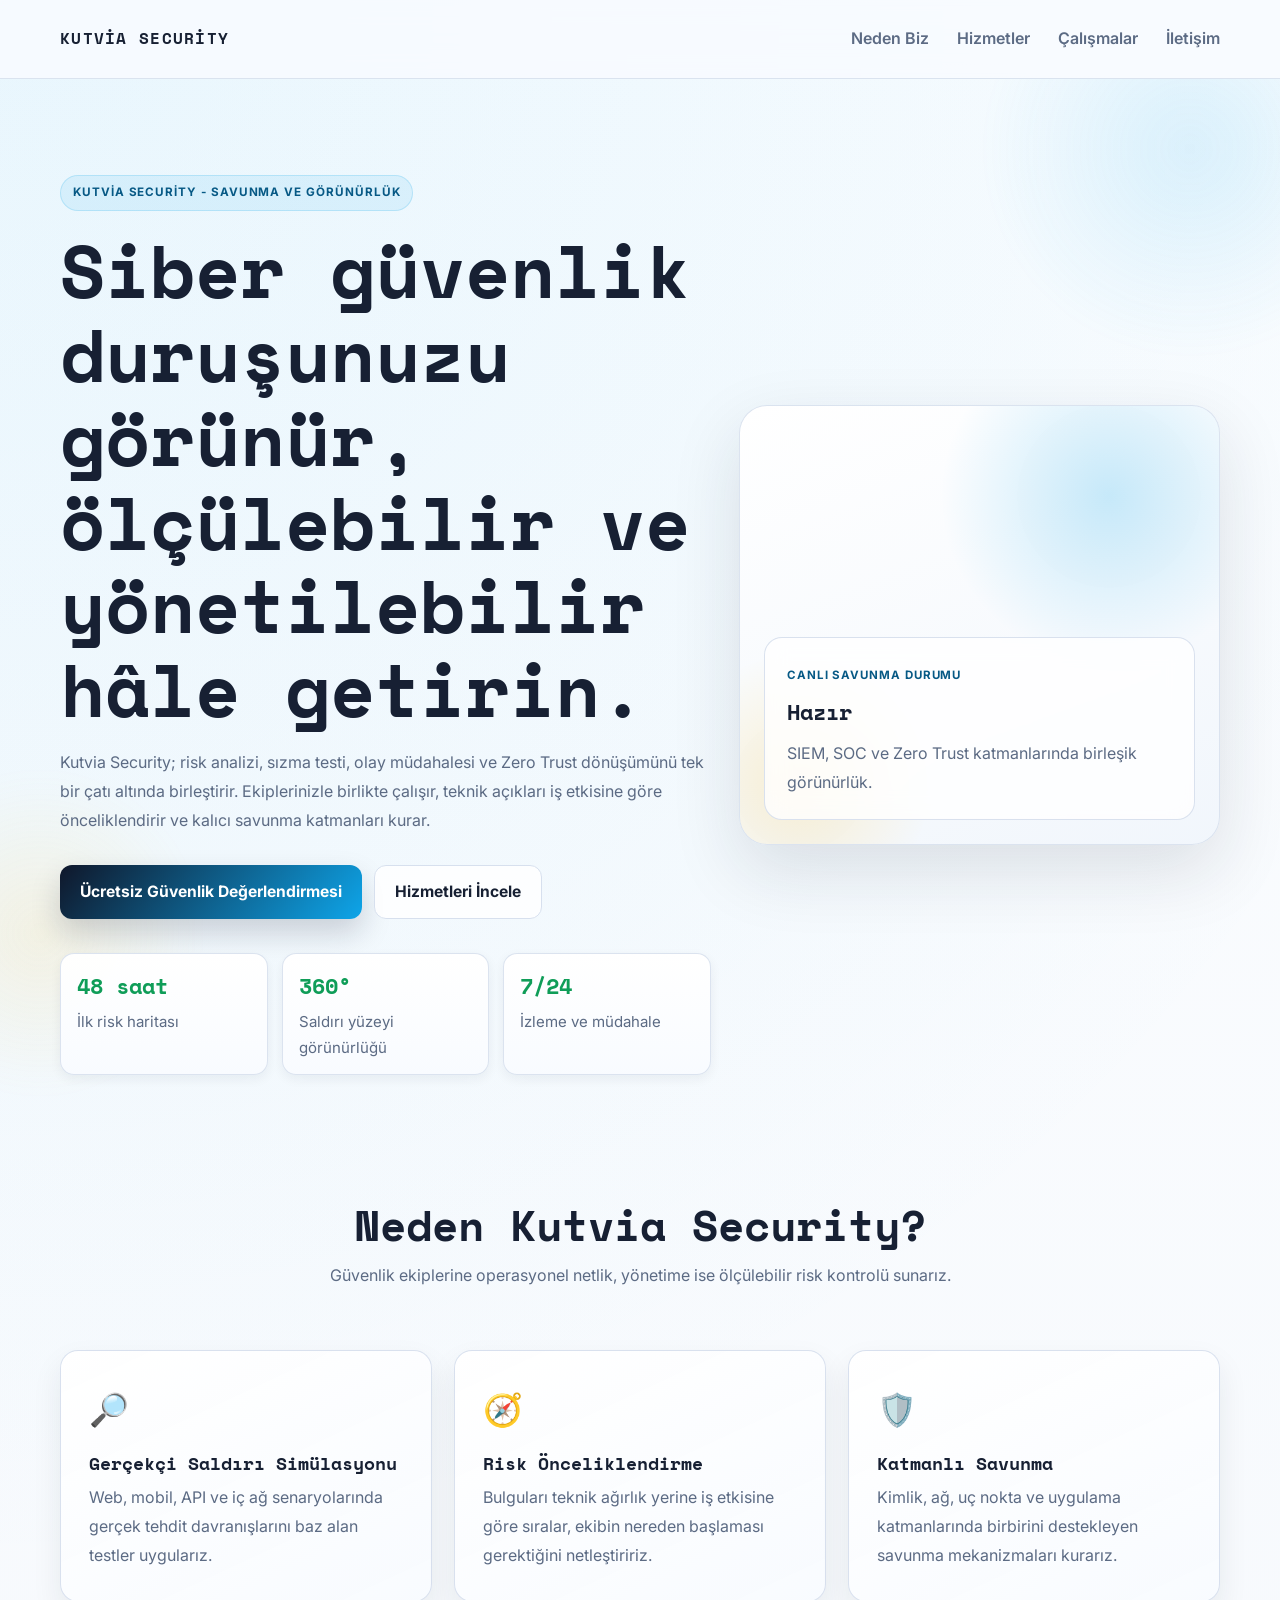
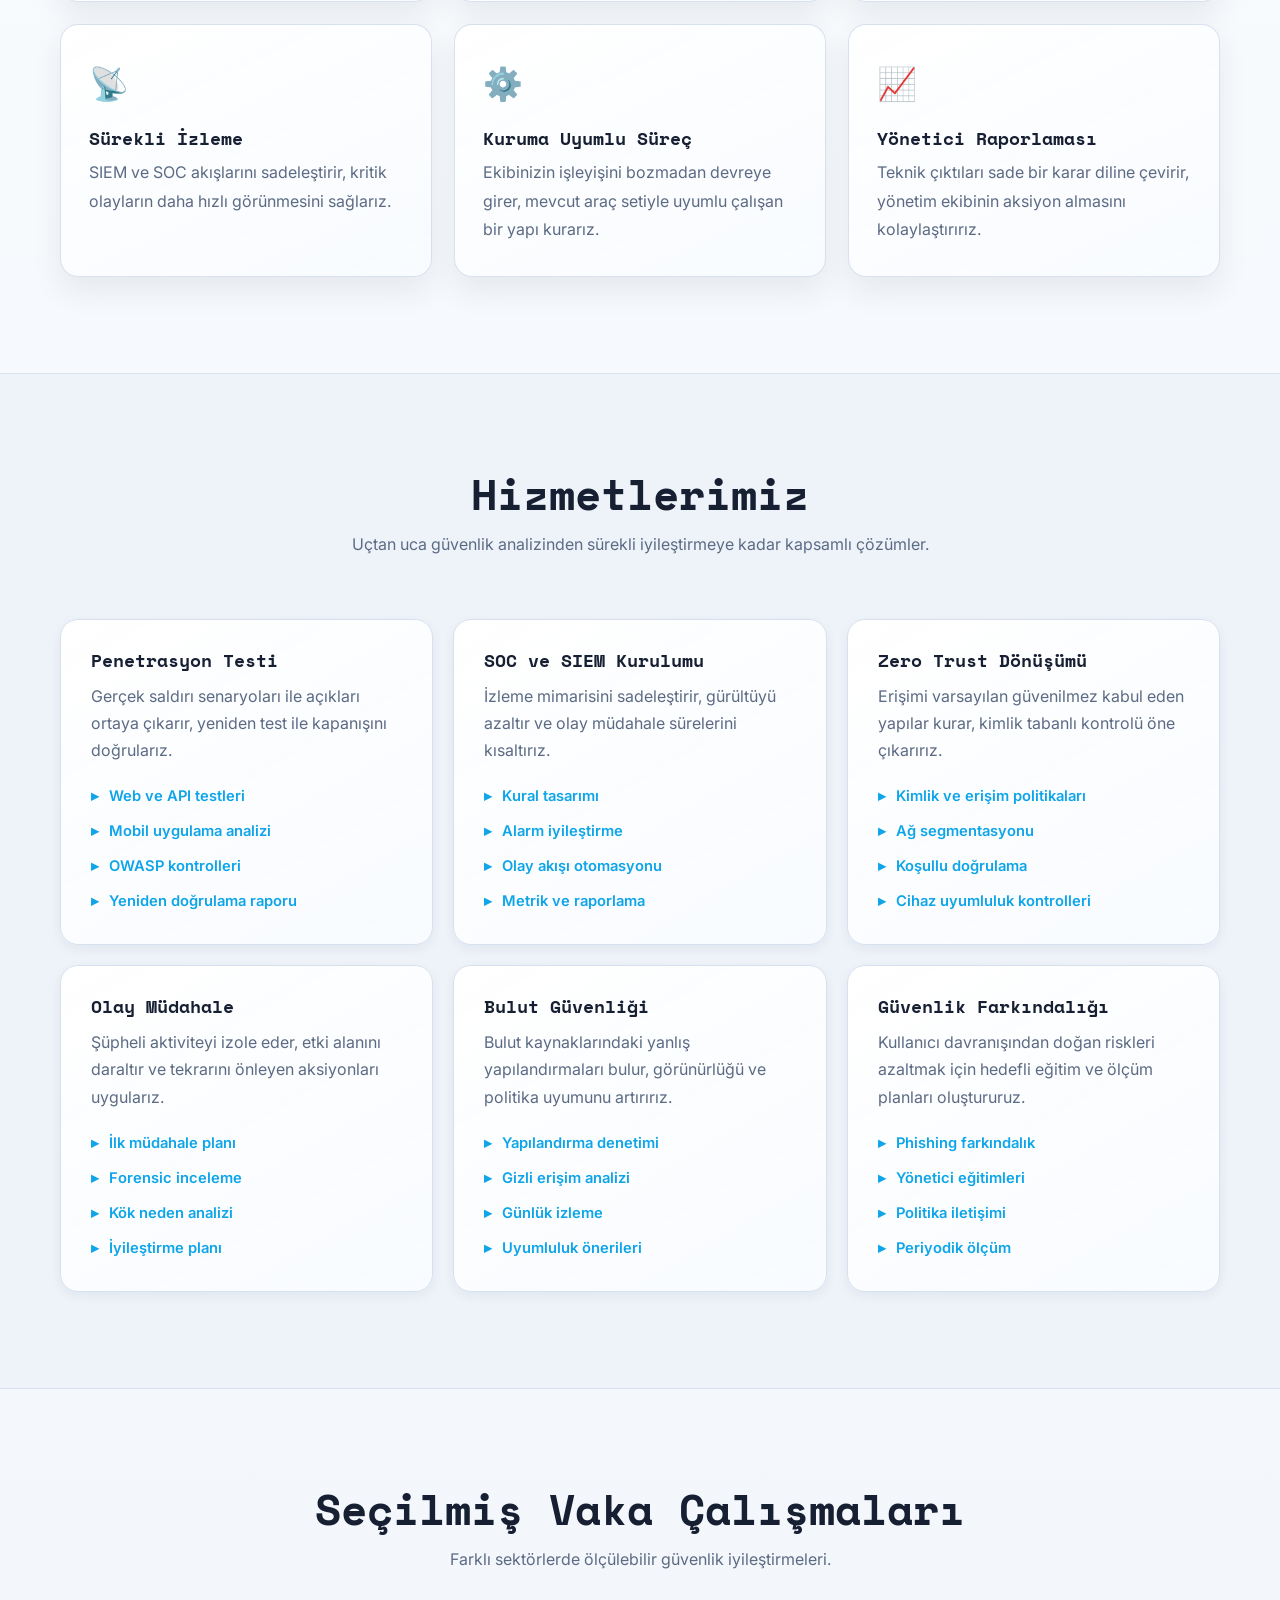
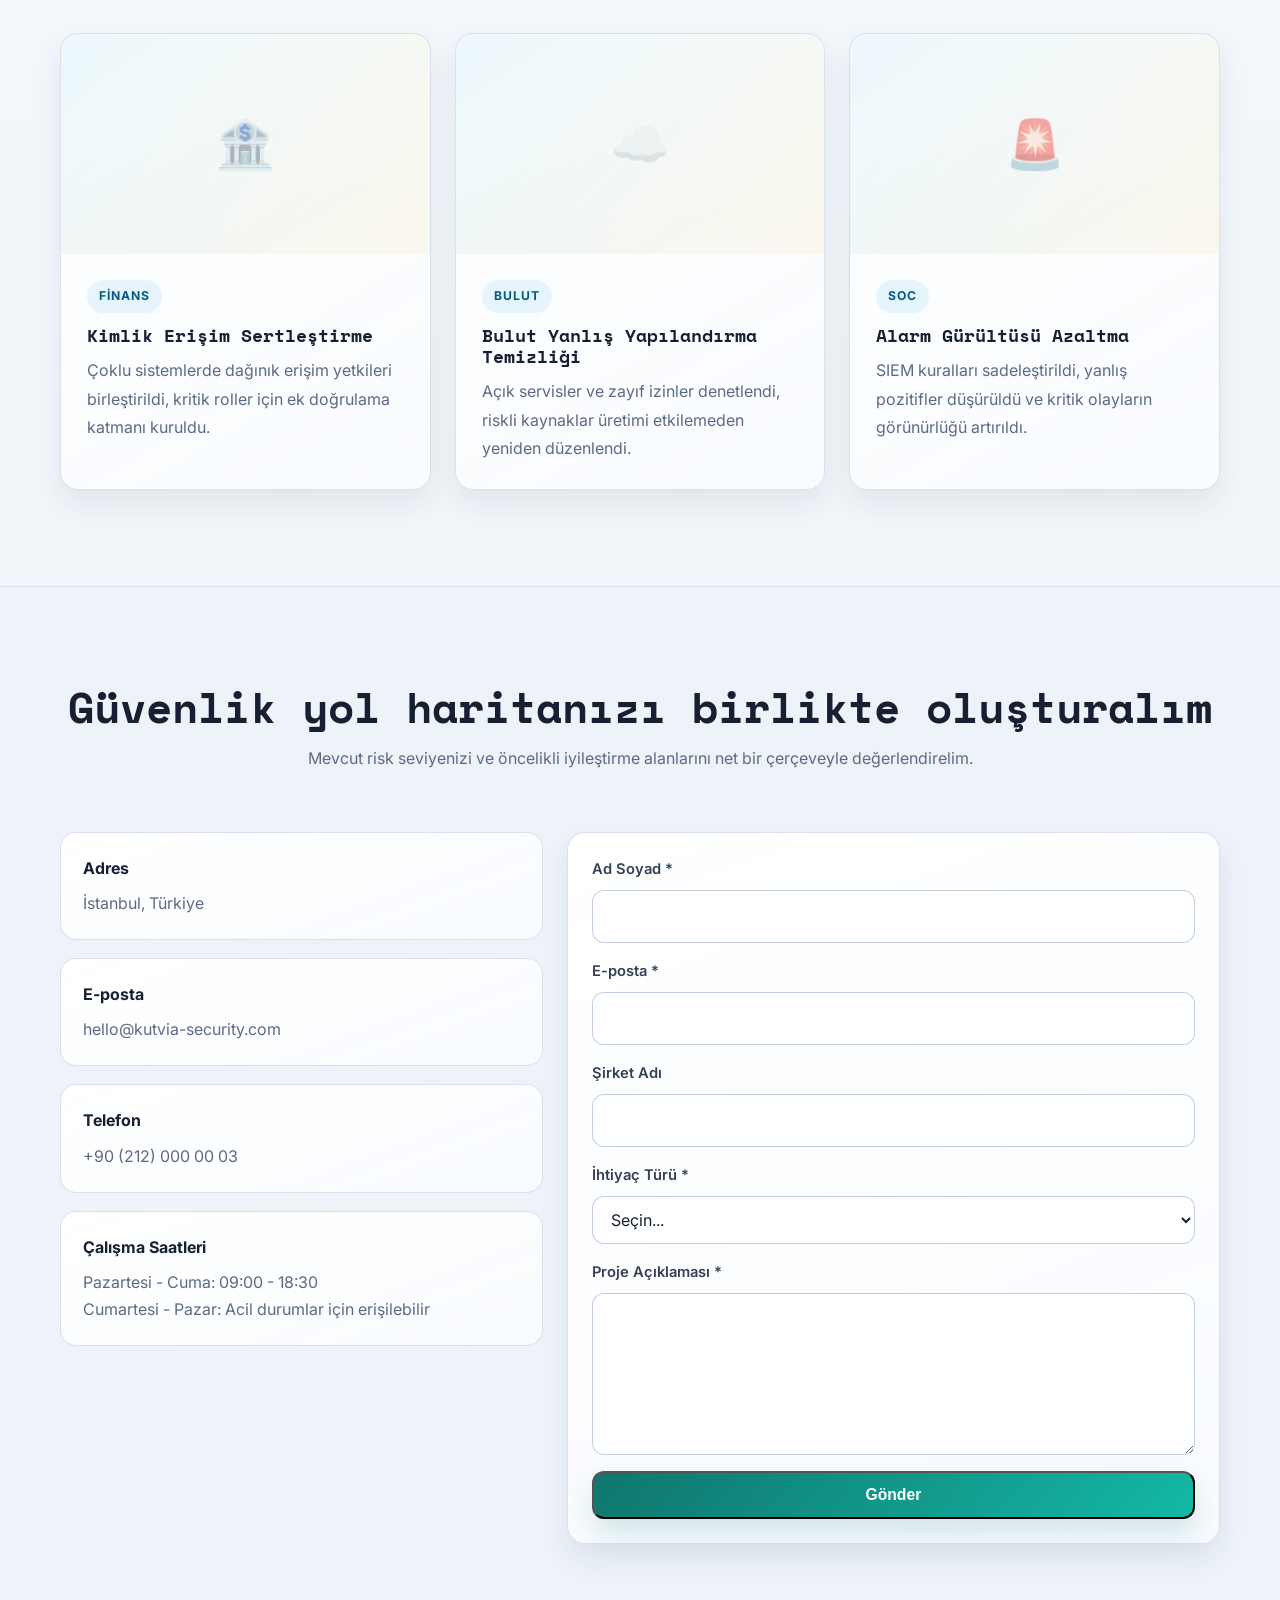
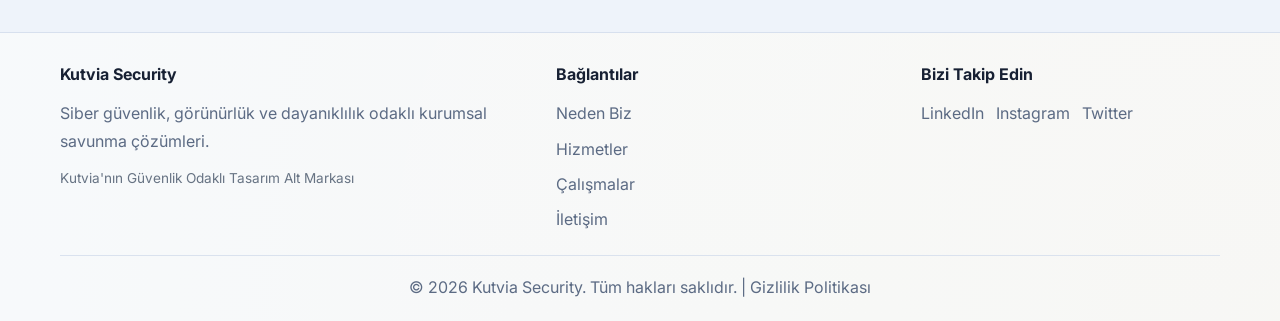
<file: index.html>
<!DOCTYPE html>
<html lang="tr">
<head>
  <meta charset="UTF-8" />
  <meta name="viewport" content="width=device-width, initial-scale=1.0" />
  <title>Kutvia Security | Siber Güvenlik ve Dayanıklılık</title>
  <link rel="preconnect" href="https://fonts.googleapis.com" />
  <link rel="preconnect" href="https://fonts.gstatic.com" crossorigin />
  <link href="https://fonts.googleapis.com/css2?family=Inter:wght@300;400;500;600;700&family=Space+Mono:wght@400;700&display=swap" rel="stylesheet" />
  <link rel="stylesheet" href="assets/css/style.css" />
</head>
<body>
  <header class="header">
    <nav class="navbar container">
      <div class="nav-wrapper">
        <a href="#ana" class="logo">Kutvia Security</a>
        <button class="hamburger" id="hamburger" aria-label="Menü aç/kapat" aria-expanded="false" aria-controls="navMenu">
          <span></span>
          <span></span>
          <span></span>
        </button>
        <ul class="nav-menu" id="navMenu">
          <li><a href="#why">Neden Biz</a></li>
          <li><a href="#services">Hizmetler</a></li>
          <li><a href="#works">Çalışmalar</a></li>
          <li><a href="#contact">İletişim</a></li>
        </ul>
      </div>
    </nav>
  </header>

  <main>
    <section class="hero" id="ana">
      <div class="container">
        <div class="hero-grid">
          <div class="hero-content reveal">
            <span class="badge">Kutvia Security - Savunma ve Görünürlük</span>
            <h1>Siber güvenlik duruşunuzu görünür, ölçülebilir ve yönetilebilir hâle getirin.</h1>
            <p>Kutvia Security; risk analizi, sızma testi, olay müdahalesi ve Zero Trust dönüşümünü tek bir çatı altında birleştirir. Ekiplerinizle birlikte çalışır, teknik açıkları iş etkisine göre önceliklendirir ve kalıcı savunma katmanları kurar.</p>
            <div class="hero-buttons">
              <a href="#contact" class="btn btn-primary">Ücretsiz Güvenlik Değerlendirmesi</a>
              <a href="#services" class="btn btn-secondary">Hizmetleri İncele</a>
            </div>
            <div class="hero-stats">
              <div class="stat">
                <span class="stat-number">48 saat</span>
                <span class="stat-label">İlk risk haritası</span>
              </div>
              <div class="stat">
                <span class="stat-number">360°</span>
                <span class="stat-label">Saldırı yüzeyi görünürlüğü</span>
              </div>
              <div class="stat">
                <span class="stat-number">7/24</span>
                <span class="stat-label">İzleme ve müdahale</span>
              </div>
            </div>
          </div>

          <div class="hero-visual reveal" aria-hidden="true">
            <div class="geometric-shape shape-1"></div>
            <div class="geometric-shape shape-2"></div>
            <div class="security-card">
              <span class="security-card-label">Canlı Savunma Durumu</span>
              <strong>Hazır</strong>
              <p>SIEM, SOC ve Zero Trust katmanlarında birleşik görünürlük.</p>
            </div>
          </div>
        </div>
      </div>
    </section>

    <section class="features" id="why">
      <div class="container">
        <div class="section-header reveal">
          <h2>Neden Kutvia Security?</h2>
          <p>Güvenlik ekiplerine operasyonel netlik, yönetime ise ölçülebilir risk kontrolü sunarız.</p>
        </div>
        <div class="features-grid">
          <article class="feature-card reveal">
            <div class="feature-icon">🔎</div>
            <h3>Gerçekçi Saldırı Simülasyonu</h3>
            <p>Web, mobil, API ve iç ağ senaryolarında gerçek tehdit davranışlarını baz alan testler uygularız.</p>
          </article>
          <article class="feature-card reveal">
            <div class="feature-icon">🧭</div>
            <h3>Risk Önceliklendirme</h3>
            <p>Bulguları teknik ağırlık yerine iş etkisine göre sıralar, ekibin nereden başlaması gerektiğini netleştiririz.</p>
          </article>
          <article class="feature-card reveal">
            <div class="feature-icon">🛡️</div>
            <h3>Katmanlı Savunma</h3>
            <p>Kimlik, ağ, uç nokta ve uygulama katmanlarında birbirini destekleyen savunma mekanizmaları kurarız.</p>
          </article>
          <article class="feature-card reveal">
            <div class="feature-icon">📡</div>
            <h3>Sürekli İzleme</h3>
            <p>SIEM ve SOC akışlarını sadeleştirir, kritik olayların daha hızlı görünmesini sağlarız.</p>
          </article>
          <article class="feature-card reveal">
            <div class="feature-icon">⚙️</div>
            <h3>Kuruma Uyumlu Süreç</h3>
            <p>Ekibinizin işleyişini bozmadan devreye girer, mevcut araç setiyle uyumlu çalışan bir yapı kurarız.</p>
          </article>
          <article class="feature-card reveal">
            <div class="feature-icon">📈</div>
            <h3>Yönetici Raporlaması</h3>
            <p>Teknik çıktıları sade bir karar diline çevirir, yönetim ekibinin aksiyon almasını kolaylaştırırız.</p>
          </article>
        </div>
      </div>
    </section>

    <section class="services" id="services">
      <div class="container">
        <div class="section-header reveal">
          <h2>Hizmetlerimiz</h2>
          <p>Uçtan uca güvenlik analizinden sürekli iyileştirmeye kadar kapsamlı çözümler.</p>
        </div>
        <div class="services-grid">
          <article class="service-item reveal">
            <h3>Penetrasyon Testi</h3>
            <p>Gerçek saldırı senaryoları ile açıkları ortaya çıkarır, yeniden test ile kapanışını doğrularız.</p>
            <ul class="tech-list">
              <li>Web ve API testleri</li>
              <li>Mobil uygulama analizi</li>
              <li>OWASP kontrolleri</li>
              <li>Yeniden doğrulama raporu</li>
            </ul>
          </article>
          <article class="service-item reveal">
            <h3>SOC ve SIEM Kurulumu</h3>
            <p>İzleme mimarisini sadeleştirir, gürültüyü azaltır ve olay müdahale sürelerini kısaltırız.</p>
            <ul class="tech-list">
              <li>Kural tasarımı</li>
              <li>Alarm iyileştirme</li>
              <li>Olay akışı otomasyonu</li>
              <li>Metrik ve raporlama</li>
            </ul>
          </article>
          <article class="service-item reveal">
            <h3>Zero Trust Dönüşümü</h3>
            <p>Erişimi varsayılan güvenilmez kabul eden yapılar kurar, kimlik tabanlı kontrolü öne çıkarırız.</p>
            <ul class="tech-list">
              <li>Kimlik ve erişim politikaları</li>
              <li>Ağ segmentasyonu</li>
              <li>Koşullu doğrulama</li>
              <li>Cihaz uyumluluk kontrolleri</li>
            </ul>
          </article>
          <article class="service-item reveal">
            <h3>Olay Müdahale</h3>
            <p>Şüpheli aktiviteyi izole eder, etki alanını daraltır ve tekrarını önleyen aksiyonları uygularız.</p>
            <ul class="tech-list">
              <li>İlk müdahale planı</li>
              <li>Forensic inceleme</li>
              <li>Kök neden analizi</li>
              <li>İyileştirme planı</li>
            </ul>
          </article>
          <article class="service-item reveal">
            <h3>Bulut Güvenliği</h3>
            <p>Bulut kaynaklarındaki yanlış yapılandırmaları bulur, görünürlüğü ve politika uyumunu artırırız.</p>
            <ul class="tech-list">
              <li>Yapılandırma denetimi</li>
              <li>Gizli erişim analizi</li>
              <li>Günlük izleme</li>
              <li>Uyumluluk önerileri</li>
            </ul>
          </article>
          <article class="service-item reveal">
            <h3>Güvenlik Farkındalığı</h3>
            <p>Kullanıcı davranışından doğan riskleri azaltmak için hedefli eğitim ve ölçüm planları oluştururuz.</p>
            <ul class="tech-list">
              <li>Phishing farkındalık</li>
              <li>Yönetici eğitimleri</li>
              <li>Politika iletişimi</li>
              <li>Periyodik ölçüm</li>
            </ul>
          </article>
        </div>
      </div>
    </section>

    <section class="portfolio" id="works">
      <div class="container">
        <div class="section-header reveal">
          <h2>Seçilmiş Vaka Çalışmaları</h2>
          <p>Farklı sektörlerde ölçülebilir güvenlik iyileştirmeleri.</p>
        </div>
        <div class="portfolio-grid">
          <article class="portfolio-card reveal">
            <div class="portfolio-image">
              <div class="image-placeholder">🏦</div>
            </div>
            <div class="portfolio-content">
              <span class="portfolio-tag">Finans</span>
              <h3>Kimlik Erişim Sertleştirme</h3>
              <p>Çoklu sistemlerde dağınık erişim yetkileri birleştirildi, kritik roller için ek doğrulama katmanı kuruldu.</p>
            </div>
          </article>
          <article class="portfolio-card reveal">
            <div class="portfolio-image">
              <div class="image-placeholder">☁️</div>
            </div>
            <div class="portfolio-content">
              <span class="portfolio-tag">Bulut</span>
              <h3>Bulut Yanlış Yapılandırma Temizliği</h3>
              <p>Açık servisler ve zayıf izinler denetlendi, riskli kaynaklar üretimi etkilemeden yeniden düzenlendi.</p>
            </div>
          </article>
          <article class="portfolio-card reveal">
            <div class="portfolio-image">
              <div class="image-placeholder">🚨</div>
            </div>
            <div class="portfolio-content">
              <span class="portfolio-tag">SOC</span>
              <h3>Alarm Gürültüsü Azaltma</h3>
              <p>SIEM kuralları sadeleştirildi, yanlış pozitifler düşürüldü ve kritik olayların görünürlüğü artırıldı.</p>
            </div>
          </article>
        </div>
      </div>
    </section>

    <section class="contact" id="contact">
      <div class="container">
        <div class="section-header reveal">
          <h2>Güvenlik yol haritanızı birlikte oluşturalım</h2>
          <p>Mevcut risk seviyenizi ve öncelikli iyileştirme alanlarını net bir çerçeveyle değerlendirelim.</p>
        </div>
        <div class="contact-wrapper">
          <div class="contact-info reveal">
            <div class="info-item">
              <h4>Adres</h4>
              <p>İstanbul, Türkiye</p>
            </div>
            <div class="info-item">
              <h4>E-posta</h4>
              <a href="mailto:hello@kutvia-security.com">hello@kutvia-security.com</a>
            </div>
            <div class="info-item">
              <h4>Telefon</h4>
              <a href="tel:+902120000003">+90 (212) 000 00 03</a>
            </div>
            <div class="info-item">
              <h4>Çalışma Saatleri</h4>
              <p>Pazartesi - Cuma: 09:00 - 18:30<br>Cumartesi - Pazar: Acil durumlar için erişilebilir</p>
            </div>
          </div>

          <form class="contact-form reveal" id="contactForm" action="#" method="post">
            <div class="form-group">
              <label for="name">Ad Soyad *</label>
              <input type="text" id="name" name="name" required />
            </div>

            <div class="form-group">
              <label for="email">E-posta *</label>
              <input type="email" id="email" name="email" required />
            </div>

            <div class="form-group">
              <label for="company">Şirket Adı</label>
              <input type="text" id="company" name="company" />
            </div>

            <div class="form-group">
              <label for="service">İhtiyaç Türü *</label>
              <select id="service" name="service" required>
                <option value="">Seçin...</option>
                <option value="pentest">Penetrasyon Testi</option>
                <option value="soc">SOC / SIEM Kurulumu</option>
                <option value="zero-trust">Zero Trust Dönüşümü</option>
                <option value="incident">Olay Müdahale</option>
                <option value="cloud">Bulut Güvenliği</option>
                <option value="awareness">Güvenlik Farkındalığı</option>
              </select>
            </div>

            <div class="form-group">
              <label for="message">Proje Açıklaması *</label>
              <textarea id="message" name="message" rows="5" required></textarea>
            </div>

            <button type="submit" class="btn btn-primary">Gönder</button>
          </form>
        </div>
      </div>
    </section>
  </main>

  <div class="modal-backdrop" id="contactModal" aria-hidden="true">
    <div class="modal" role="dialog" aria-modal="true" aria-labelledby="modalTitle">
      <button class="modal-close" id="modalCloseBtn" aria-label="Kapat">&times;</button>
      <p class="badge">Kutvia Security</p>
      <h2 id="modalTitle">Talebiniz alındı</h2>
      <p>Ekibimiz gönderdiğiniz bilgileri inceleyip en kısa sürede sizinle iletişime geçecek.</p>
      <div class="modal-actions">
        <button class="btn btn-primary" id="modalOkBtn" type="button">Tamam</button>
      </div>
    </div>
  </div>

  <footer class="footer">
    <div class="container">
      <div class="footer-content">
        <div class="footer-section">
          <h4>Kutvia Security</h4>
          <p>Siber güvenlik, görünürlük ve dayanıklılık odaklı kurumsal savunma çözümleri.</p>
          <p style="font-size: 0.85rem; margin-top: 12px; color: rgba(71, 85, 105, 0.82);">Kutvia'nın Güvenlik Odaklı Tasarım Alt Markası</p>
        </div>
        <div class="footer-links">
          <h4>Bağlantılar</h4>
          <ul>
            <li><a href="#why">Neden Biz</a></li>
            <li><a href="#services">Hizmetler</a></li>
            <li><a href="#works">Çalışmalar</a></li>
            <li><a href="#contact">İletişim</a></li>
          </ul>
        </div>
        <div class="footer-social">
          <h4>Bizi Takip Edin</h4>
          <div class="social-links">
            <a href="#" aria-label="LinkedIn">LinkedIn</a>
            <a href="#" aria-label="Instagram">Instagram</a>
            <a href="#" aria-label="Twitter">Twitter</a>
          </div>
        </div>
      </div>
      <div class="footer-bottom">
        <p>&copy; 2026 Kutvia Security. Tüm hakları saklıdır. | <a href="#">Gizlilik Politikası</a></p>
      </div>
    </div>
  </footer>

  <script src="assets/js/main.js"></script>
</body>
</html>
</file>
<file: assets/css/style.css>
* {
  box-sizing: border-box;
  margin: 0;
  padding: 0;
}

:root {
  --bg: #f6f8fc;
  --bg-soft: #eef3fa;
  --panel: #ffffff;
  --panel-strong: #f8fbff;
  --line: #d7e0ee;
  --text: #172033;
  --muted: #5c6b84;
  --accent: #0ea5e9;
  --accent-warm: #fbbf24;
  --success: #0f9d58;
  --shadow-sm: 0 4px 12px rgba(23, 32, 51, 0.06);
  --shadow-md: 0 14px 30px rgba(23, 32, 51, 0.08);
  --shadow-lg: 0 26px 70px rgba(23, 32, 51, 0.12);
}

html {
  scroll-behavior: smooth;
}

body {
  font-family: Inter, -apple-system, BlinkMacSystemFont, "Segoe UI", sans-serif;
  line-height: 1.7;
  color: var(--text);
  background:
    radial-gradient(circle at top left, rgba(14, 165, 233, 0.08), transparent 30%),
    radial-gradient(circle at bottom right, rgba(251, 191, 36, 0.08), transparent 28%),
    linear-gradient(180deg, #fbfdff 0%, #f5f8fc 50%, #eef3f9 100%);
  min-height: 100vh;
  overflow-x: hidden;
}

body.menu-open {
  overflow: hidden;
}

.container {
  width: min(1160px, 92%);
  margin: 0 auto;
}

.header {
  position: sticky;
  top: 0;
  z-index: 50;
  backdrop-filter: blur(14px);
  background: rgba(248, 251, 255, 0.84);
  border-bottom: 1px solid rgba(215, 224, 238, 0.9);
}

.navbar {
  min-height: 78px;
  display: flex;
  align-items: center;
  justify-content: space-between;
}

.nav-wrapper {
  display: flex;
  align-items: center;
  width: 100%;
  justify-content: space-between;
  gap: 20px;
}

.logo {
  color: var(--text);
  text-decoration: none;
  font-family: "Space Mono", monospace;
  font-size: 1rem;
  font-weight: 700;
  letter-spacing: 0.08em;
  text-transform: uppercase;
}

.nav-menu {
  list-style: none;
  display: flex;
  align-items: center;
  gap: 28px;
}

.nav-menu a {
  color: var(--muted);
  text-decoration: none;
  font-weight: 600;
  transition: color 0.28s ease;
}

.nav-menu a:hover,
.nav-menu a:focus-visible {
  color: var(--accent);
}

.hamburger {
  display: none;
  border: 0;
  background: none;
  cursor: pointer;
}

.hamburger span {
  display: block;
  width: 24px;
  height: 2px;
  margin: 5px 0;
  background: var(--text);
}

.hero {
  position: relative;
  padding: 96px 0 38px;
  overflow: hidden;
}

.hero::before,
.hero::after {
  content: "";
  position: absolute;
  border-radius: 50%;
  pointer-events: none;
  filter: blur(8px);
}

.hero::before {
  width: 420px;
  height: 420px;
  top: -140px;
  right: -120px;
  background: radial-gradient(circle, rgba(14, 165, 233, 0.12), transparent 70%);
}

.hero::after {
  width: 320px;
  height: 320px;
  left: -120px;
  bottom: 20px;
  background: radial-gradient(circle, rgba(251, 191, 36, 0.12), transparent 72%);
}

.hero-grid {
  display: grid;
  grid-template-columns: 1.15fr 0.85fr;
  gap: 28px;
  align-items: center;
}

.hero-content {
  position: relative;
  z-index: 1;
}

.badge {
  display: inline-flex;
  align-items: center;
  gap: 8px;
  color: #075985;
  border: 1px solid rgba(14, 165, 233, 0.18);
  background: rgba(14, 165, 233, 0.09);
  border-radius: 999px;
  padding: 7px 12px;
  text-transform: uppercase;
  letter-spacing: 0.08em;
  font-size: 0.73rem;
  font-weight: 700;
  margin-bottom: 18px;
}

h1,
h2,
h3 {
  font-family: "Space Mono", monospace;
  line-height: 1.14;
}

h1 {
  font-size: clamp(2.4rem, 6vw, 4.6rem);
  max-width: 880px;
  margin-bottom: 16px;
}

.hero p {
  color: var(--muted);
  max-width: 760px;
  margin-bottom: 30px;
  line-height: 1.8;
}

.hero-buttons {
  display: flex;
  flex-wrap: wrap;
  gap: 12px;
  margin-bottom: 34px;
}

.btn {
  display: inline-flex;
  align-items: center;
  justify-content: center;
  gap: 8px;
  text-decoration: none;
  border-radius: 12px;
  padding: 13px 20px;
  font-weight: 700;
  font-size: 0.98rem;
  transition: transform 0.26s ease, box-shadow 0.26s ease, border-color 0.26s ease;
}

.btn:hover {
  transform: translateY(-2px);
}

.btn-primary {
  color: #082033;
  background: linear-gradient(130deg, var(--accent), var(--accent-warm));
  box-shadow: 0 14px 30px rgba(14, 165, 233, 0.16);
}

.hero .btn-primary {
  color: #ffffff;
  background: linear-gradient(130deg, #0f172a, #0ea5e9);
  box-shadow: 0 14px 30px rgba(15, 23, 42, 0.18);
}

.hero .btn-primary:hover {
  box-shadow: 0 18px 34px rgba(15, 23, 42, 0.24);
}

.btn-secondary {
  border: 1px solid var(--line);
  color: var(--text);
  background: rgba(255, 255, 255, 0.8);
}

.btn-secondary:hover {
  border-color: rgba(14, 165, 233, 0.34);
}

.hero-stats {
  display: grid;
  grid-template-columns: repeat(3, minmax(0, 1fr));
  gap: 14px;
}

.stat {
  border: 1px solid rgba(215, 224, 238, 0.9);
  background: linear-gradient(180deg, rgba(255, 255, 255, 0.94), rgba(248, 251, 255, 0.94));
  border-radius: 14px;
  padding: 14px 16px;
  box-shadow: var(--shadow-sm);
}

.stat-number {
  display: block;
  font-size: 1.35rem;
  font-family: "Space Mono", monospace;
  font-weight: 700;
  color: var(--success);
}

.stat-label {
  display: block;
  color: var(--muted);
  font-size: 0.94rem;
  margin-top: 4px;
}

.hero-visual {
  position: relative;
  min-height: 440px;
  border-radius: 28px;
  border: 1px solid rgba(215, 224, 238, 0.9);
  background: linear-gradient(160deg, rgba(255, 255, 255, 0.98), rgba(241, 246, 252, 0.98));
  box-shadow: var(--shadow-lg);
  overflow: hidden;
}

.geometric-shape {
  position: absolute;
  border-radius: 50%;
}

.shape-1 {
  width: 340px;
  height: 340px;
  background: radial-gradient(circle, rgba(14, 165, 233, 0.22), transparent 70%);
  top: -80px;
  right: -60px;
}

.shape-2 {
  width: 260px;
  height: 260px;
  background: radial-gradient(circle, rgba(251, 191, 36, 0.2), transparent 72%);
  left: -70px;
  bottom: -70px;
}

.security-card {
  position: absolute;
  inset: auto 24px 24px 24px;
  padding: 22px;
  border-radius: 18px;
  border: 1px solid rgba(215, 224, 238, 0.95);
  background: rgba(255, 255, 255, 0.82);
  backdrop-filter: blur(12px);
}

.security-card-label {
  display: inline-block;
  margin-bottom: 8px;
  color: #075985;
  font-size: 0.72rem;
  font-weight: 700;
  text-transform: uppercase;
  letter-spacing: 0.08em;
}

.security-card strong {
  display: block;
  font-family: "Space Mono", monospace;
  font-size: 1.4rem;
  margin-bottom: 8px;
}

.security-card p {
  color: var(--muted);
  margin: 0;
}

.section-header {
  text-align: center;
  margin-bottom: 60px;
}

.section-header h2 {
  font-size: clamp(2rem, 4vw, 2.7rem);
  margin-bottom: 12px;
}

.section-header p {
  max-width: 760px;
  margin: 0 auto;
  color: var(--muted);
}

.features {
  padding: 88px 0 96px;
}

.features-grid {
  display: grid;
  grid-template-columns: repeat(auto-fit, minmax(300px, 1fr));
  gap: 22px;
}

.feature-card {
  padding: 32px 28px;
  border-radius: 18px;
  border: 1px solid rgba(215, 224, 238, 0.95);
  background: linear-gradient(155deg, rgba(255, 255, 255, 0.98), rgba(248, 251, 255, 0.96));
  box-shadow: var(--shadow-md);
  transition: transform 0.28s ease, border-color 0.28s ease, box-shadow 0.28s ease;
}

.feature-card:hover,
.service-item:hover,
.portfolio-card:hover {
  transform: translateY(-8px);
  border-color: rgba(14, 165, 233, 0.28);
  box-shadow: var(--shadow-lg);
}

.feature-icon {
  font-size: 2rem;
  margin-bottom: 16px;
}

.feature-card h3 {
  font-size: 1.1rem;
  margin-bottom: 10px;
}

.feature-card p {
  color: var(--muted);
  line-height: 1.8;
}

.services {
  padding: 96px 0;
  background: var(--bg-soft);
  border-top: 1px solid rgba(215, 224, 238, 0.9);
  border-bottom: 1px solid rgba(215, 224, 238, 0.9);
}

.services-grid {
  display: grid;
  grid-template-columns: repeat(auto-fit, minmax(310px, 1fr));
  gap: 20px;
}

.service-item {
  padding: 30px;
  border-radius: 18px;
  border: 1px solid var(--line);
  background: linear-gradient(150deg, rgba(255, 255, 255, 0.98), rgba(248, 251, 255, 0.96));
  box-shadow: var(--shadow-sm);
  transition: transform 0.28s ease, box-shadow 0.28s ease, border-color 0.28s ease;
}

.service-item h3 {
  font-size: 1.15rem;
  margin-bottom: 12px;
}

.service-item p {
  color: var(--muted);
  margin-bottom: 20px;
}

.tech-list {
  list-style: none;
  display: grid;
  gap: 10px;
}

.tech-list li {
  color: var(--accent);
  font-size: 0.92rem;
  font-weight: 600;
}

.tech-list li::before {
  content: "▸ ";
  margin-right: 6px;
}

.portfolio {
  padding: 96px 0;
}

.portfolio-grid {
  display: grid;
  grid-template-columns: repeat(auto-fit, minmax(300px, 1fr));
  gap: 24px;
}

.portfolio-card {
  overflow: hidden;
  border-radius: 18px;
  border: 1px solid rgba(215, 224, 238, 0.95);
  background: linear-gradient(150deg, rgba(255, 255, 255, 0.98), rgba(248, 251, 255, 0.96));
  box-shadow: var(--shadow-md);
  transition: transform 0.28s ease, border-color 0.28s ease, box-shadow 0.28s ease;
}

.portfolio-image {
  height: 220px;
  background: linear-gradient(135deg, rgba(14, 165, 233, 0.08), rgba(251, 191, 36, 0.08));
}

.image-placeholder {
  width: 100%;
  height: 100%;
  display: flex;
  align-items: center;
  justify-content: center;
  font-size: 3rem;
  color: rgba(23, 32, 51, 0.45);
}

.portfolio-content {
  padding: 26px;
}

.portfolio-tag {
  display: inline-block;
  padding: 6px 12px;
  border-radius: 999px;
  background: rgba(14, 165, 233, 0.09);
  color: #075985;
  font-size: 0.76rem;
  font-weight: 700;
  text-transform: uppercase;
  letter-spacing: 0.08em;
  margin-bottom: 12px;
}

.portfolio-card h3 {
  font-size: 1.15rem;
  margin-bottom: 10px;
}

.portfolio-card p {
  color: var(--muted);
  line-height: 1.8;
}

.contact {
  padding: 96px 0 88px;
  background: var(--bg-soft);
  border-top: 1px solid rgba(215, 224, 238, 0.9);
}

.contact-wrapper {
  display: grid;
  grid-template-columns: 0.85fr 1.15fr;
  gap: 24px;
  align-items: start;
}

.contact-info {
  display: grid;
  gap: 18px;
}

.info-item {
  padding: 22px;
  border-radius: 16px;
  border: 1px solid rgba(215, 224, 238, 0.95);
  background: linear-gradient(160deg, rgba(255, 255, 255, 0.98), rgba(248, 251, 255, 0.96));
}

.info-item h4 {
  font-size: 1rem;
  margin-bottom: 8px;
}

.info-item p,
.info-item a {
  color: var(--muted);
  text-decoration: none;
}

.info-item a:hover {
  color: var(--accent);
}

.contact-form {
  display: grid;
  gap: 16px;
  padding: 24px;
  border-radius: 18px;
  border: 1px solid rgba(215, 224, 238, 0.95);
  background: linear-gradient(160deg, rgba(255, 255, 255, 0.98), rgba(248, 251, 255, 0.96));
  box-shadow: var(--shadow-md);
}

.form-group {
  display: grid;
  gap: 8px;
}

.form-group label {
  font-size: 0.92rem;
  font-weight: 600;
  color: #334155;
}

.contact-form input,
.contact-form textarea,
.contact-form select {
  width: 100%;
  border: 1px solid rgba(191, 205, 224, 0.95);
  background: #fff;
  border-radius: 12px;
  padding: 12px 14px;
  color: var(--text);
  font: inherit;
}

.contact-form input:focus,
.contact-form textarea:focus,
.contact-form select:focus {
  outline: none;
  border-color: rgba(14, 165, 233, 0.9);
  box-shadow: 0 0 0 3px rgba(14, 165, 233, 0.12);
}

.contact-form textarea {
  min-height: 140px;
  resize: vertical;
}

.contact-form .btn-primary {
  color: #ffffff;
  background: linear-gradient(130deg, #0f766e, #14b8a6);
  box-shadow: 0 14px 30px rgba(15, 118, 110, 0.18);
}

.contact-form .btn-primary:hover {
  box-shadow: 0 18px 34px rgba(15, 118, 110, 0.24);
}

.footer {
  border-top: 1px solid var(--line);
  padding: 28px 0 20px;
  color: var(--muted);
  background: rgba(255, 255, 255, 0.55);
}

.footer-content {
  display: grid;
  grid-template-columns: 1.25fr 0.9fr 0.8fr;
  gap: 28px;
  align-items: start;
}

.footer-section h4,
.footer-links h4,
.footer-social h4 {
  color: var(--text);
  margin-bottom: 12px;
}

.footer-section p,
.footer-bottom p {
  color: var(--muted);
}

.footer-links ul {
  list-style: none;
  display: grid;
  gap: 8px;
}

.footer-links a,
.social-links a,
.footer-bottom a {
  color: var(--muted);
  text-decoration: none;
  transition: color 0.25s ease;
}

.footer-links a:hover,
.social-links a:hover,
.footer-bottom a:hover {
  color: var(--accent);
}

.social-links {
  display: flex;
  flex-wrap: wrap;
  gap: 12px;
}

.footer-bottom {
  margin-top: 22px;
  padding-top: 18px;
  border-top: 1px solid rgba(215, 224, 238, 0.9);
  text-align: center;
}

.modal-backdrop {
  position: fixed;
  inset: 0;
  display: grid;
  place-items: center;
  padding: 24px;
  background: rgba(15, 23, 42, 0.4);
  backdrop-filter: blur(10px);
  opacity: 0;
  visibility: hidden;
  pointer-events: none;
  transition: opacity 0.28s ease, visibility 0.28s ease;
  z-index: 120;
}

.modal-backdrop.active {
  opacity: 1;
  visibility: visible;
  pointer-events: auto;
}

.modal {
  position: relative;
  width: 100%;
  max-width: 560px;
  border: 1px solid rgba(215, 224, 238, 0.95);
  border-radius: 20px;
  padding: 24px;
  background: linear-gradient(160deg, rgba(255, 255, 255, 0.99), rgba(247, 250, 255, 0.98));
  box-shadow: 0 28px 70px rgba(23, 32, 51, 0.16);
  transform: translateY(16px) scale(0.98);
  opacity: 0;
  transition: transform 0.28s ease, opacity 0.28s ease;
}

.modal-backdrop.active .modal {
  transform: translateY(0) scale(1);
  opacity: 1;
}

.modal h2 {
  margin: 8px 0 10px;
  font-size: clamp(1.4rem, 4vw, 1.9rem);
}

.modal p {
  color: var(--muted);
}

.modal-actions {
  margin-top: 22px;
}

.modal-close {
  position: absolute;
  top: 10px;
  right: 10px;
  width: 38px;
  height: 38px;
  border: 1px solid rgba(191, 205, 224, 0.95);
  border-radius: 10px;
  background: rgba(255, 255, 255, 0.94);
  color: var(--text);
  font-size: 1.5rem;
  line-height: 1;
  cursor: pointer;
  transition: border-color 0.22s ease, transform 0.22s ease;
}

.modal-close:hover,
.modal-close:focus-visible {
  border-color: rgba(14, 165, 233, 0.76);
  transform: translateY(-1px);
}

.reveal {
  opacity: 0;
  transform: translateY(18px);
}

.reveal.show {
  animation: rise 0.7s ease forwards;
}

@keyframes rise {
  to {
    opacity: 1;
    transform: translateY(0);
  }
}

@media (max-width: 960px) {
  .hero-grid,
  .hero-stats,
  .contact-wrapper,
  .footer-content {
    grid-template-columns: 1fr;
  }

  .hero {
    padding-top: 82px;
  }

  .hero-visual {
    min-height: 360px;
  }
}

@media (max-width: 860px) {
  .hamburger {
    display: block;
  }

  .nav-menu {
    position: fixed;
    inset: 78px 0 auto 0;
    flex-direction: column;
    align-items: flex-start;
    gap: 16px;
    max-height: calc(100vh - 78px);
    overflow-y: auto;
    padding: 20px 5% 24px;
    background: rgba(255, 255, 255, 0.98);
    border-bottom: 1px solid rgba(215, 224, 238, 0.95);
    transform: translateY(-120%);
    opacity: 0;
    visibility: hidden;
    transition: transform 0.28s ease, opacity 0.28s ease, visibility 0.28s ease;
  }

  .nav-menu.open {
    transform: translateY(0);
    opacity: 1;
    visibility: visible;
  }

  .nav-menu a {
    width: 100%;
    padding: 6px 0;
  }

  .hero-buttons {
    flex-direction: column;
  }
}

@media (max-width: 640px) {
  .hero,
  .features,
  .services,
  .portfolio,
  .contact {
    padding-top: 72px;
    padding-bottom: 72px;
  }

  .section-header {
    margin-bottom: 38px;
  }

  .feature-card,
  .service-item,
  .portfolio-content,
  .contact-form,
  .info-item,
  .security-card,
  .modal {
    padding: 20px;
  }

  .hero-visual {
    min-height: 320px;
  }

  .portfolio-image {
    height: 180px;
  }

  .modal {
    padding: 20px;
  }
}
</file>
